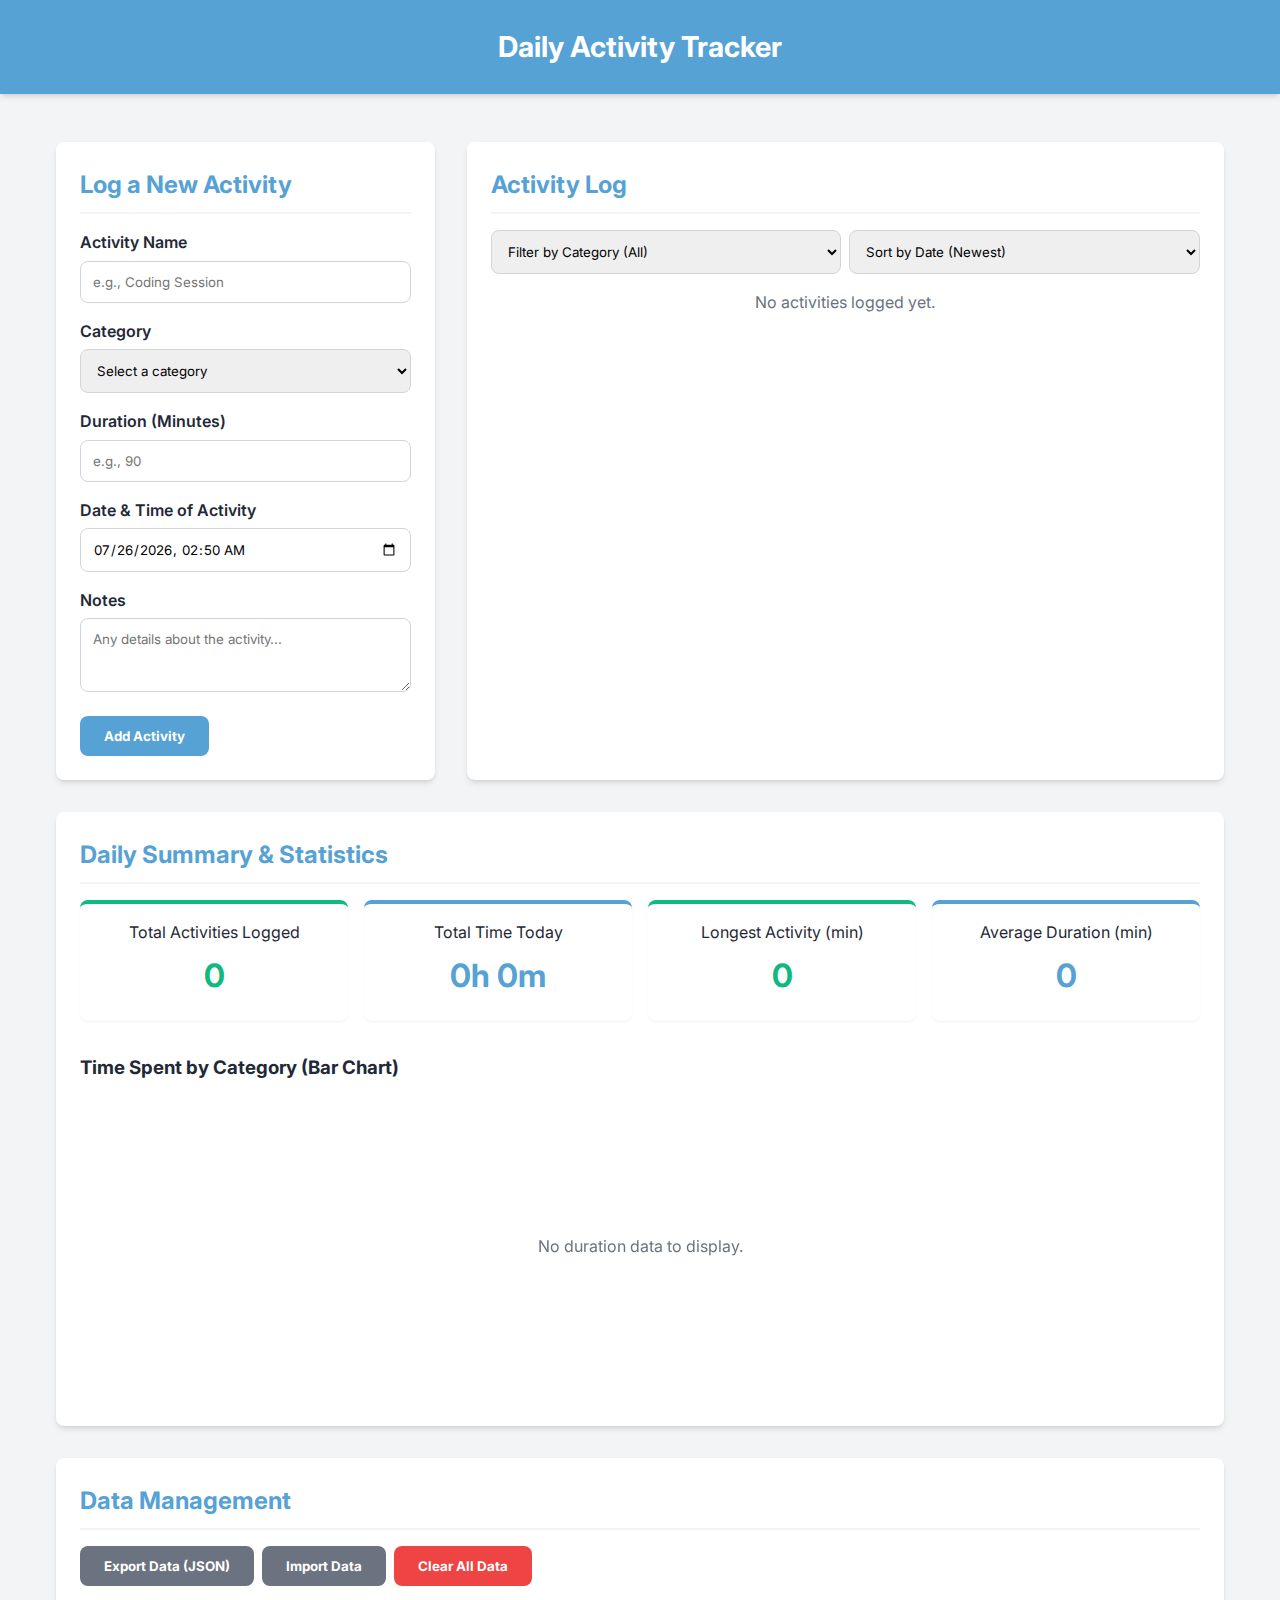
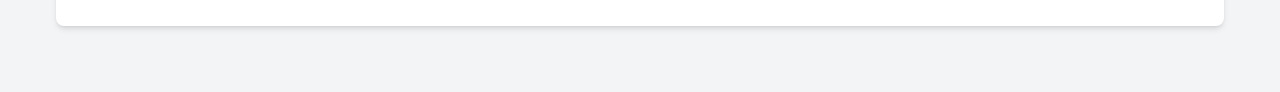
<file: index.html>
<!DOCTYPE html>
<html lang="en">
<head>
    <meta charset="UTF-8">
    <meta name="viewport" content="width=device-width, initial-scale=1.0">
    <title>Daily Activity Tracker</title>
    <link href="https://fonts.googleapis.com/css2?family=Inter:wght@400;600;700&display=swap" rel="stylesheet">
    <link rel="stylesheet" href="style.css">
</head>
<body>
    <header>
        <h1>Daily Activity Tracker</h1>
    </header>

    <div class="container">
        <!-- Message Box for feedback -->
        <div id="message-box" class="message-box"></div>

        <div class="main-grid">
            <!-- Activity Input Form -->
            <div id="input-section" class="section-card">
                <h2 id="form-title">Log a New Activity</h2>
                <form id="activity-form">
                    <input type="hidden" id="activity-id" value="">

                    <div class="form-group">
                        <label for="name">Activity Name</label>
                        <input type="text" id="name" required placeholder="e.g., Coding Session">
                    </div>

                    <div class="form-group">
                        <label for="category">Category</label>
                        <select id="category" required>
                            <option value="" disabled selected>Select a category</option>
                            <option value="Work">Work</option>
                            <option value="Personal">Personal</option>
                            <option value="Health">Health / Fitness</option>
                            <option value="Learning">Study / Learning</option>
                            <option value="Leisure">Leisure / Hobby</option>
                            <option value="Other">Other</option>
                        </select>
                    </div>

                    <div class="form-group">
                        <label for="duration">Duration (Minutes)</label>
                        <input type="number" id="duration" min="1" required placeholder="e.g., 90">
                    </div>
                    
                    <div class="form-group">
                        <label for="date-time">Date & Time of Activity</label>
                        <input type="datetime-local" id="date-time" required>
                    </div>

                    <div class="form-group">
                        <label for="notes">Notes</label>
                        <textarea id="notes" rows="3" placeholder="Any details about the activity..."></textarea>
                    </div>

                    <button type="submit" class="btn btn-primary" id="submit-btn">Add Activity</button>
                    <button type="button" class="btn btn-secondary" id="cancel-edit-btn" style="display:none;">Cancel Edit</button>
                </form>
            </div>

            <!-- Activity Display -->
            <div id="display-section" class="section-card">
                <h2>Activity Log</h2>
                
                <div class="filter-sort-controls">
                    <select id="filter-category">
                        <option value="all">Filter by Category (All)</option>
                        <option value="Work">Work</option>
                        <option value="Personal">Personal</option>
                        <option value="Health">Health / Fitness</option>
                        <option value="Learning">Study / Learning</option>
                        <option value="Leisure">Leisure / Hobby</option>
                        <option value="Other">Other</option>
                    </select>
                    
                    <select id="sort-by">
                        <option value="date-desc">Sort by Date (Newest)</option>
                        <option value="date-asc">Sort by Date (Oldest)</option>
                        <option value="duration-desc">Sort by Duration (Longest)</option>
                        <option value="duration-asc">Sort by Duration (Shortest)</option>
                    </select>
                </div>

                <div id="activity-message">
                    <p style="text-align: center; color: var(--color-text-light);">No activities logged yet.</p>
                </div>

                <ul id="activity-list">
                    <!-- Activities will be rendered here -->
                </ul>
            </div>
        </div>
        
        <!-- Statistics & Visualization -->
        <div id="stats-section" class="section-card" style="margin-top: 2rem;">
            <h2>Daily Summary & Statistics</h2>
            
            <div class="stats-grid">
                <div class="stat-box secondary">
                    <div class="stat-label">Total Activities Logged</div>
                    <div class="stat-value" id="stat-count">0</div>
                </div>
                <div class="stat-box">
                    <div class="stat-label">Total Time Today</div>
                    <div class="stat-value" id="stat-time-today">0h 0m</div>
                </div>
                <div class="stat-box secondary">
                    <div class="stat-label">Longest Activity (min)</div>
                    <div class="stat-value" id="stat-max-duration">0</div>
                </div>
                <div class="stat-box">
                    <div class="stat-label">Average Duration (min)</div>
                    <div class="stat-value" id="stat-avg-duration">0</div>
                </div>
            </div>

            <h3>Time Spent by Category (Bar Chart)</h3>
            <div id="category-chart-container">
                <canvas id="category-chart"></canvas>
            </div>
        </div>

        <!-- Data Management -->
        <div id="data-management-section" class="section-card" style="margin-top: 2rem;">
            <h2>Data Management</h2>
            <div class="utility-buttons">
                <button class="btn btn-secondary" onclick="exportData()">Export Data (JSON)</button>
                <button class="btn btn-secondary" onclick="document.getElementById('import-file').click()">Import Data</button>
                <input type="file" id="import-file" accept=".json" style="display:none;" onchange="importData(event)">
                <button class="btn btn-danger" onclick="openConfirmModal('clear')">Clear All Data</button>
            </div>
            <textarea id="export-output" rows="5" placeholder="Your exported data will appear here..." style="width: 100%; margin-top: 1rem; display: none;"></textarea>
        </div>
    </div>
    
    <!-- Modals (Outside main container) -->
    <div id="confirm-modal" class="modal">
        <div class="modal-content">
            <h3 id="modal-title">Confirm Action</h3>
            <p id="modal-message">Are you sure you want to proceed?</p>
            <div style="display: flex; justify-content: flex-end; gap: 1rem; margin-top: 1.5rem;">
                <button class="btn btn-secondary" onclick="closeConfirmModal()">Cancel</button>
                <button class="btn btn-danger" id="confirm-action-btn">Confirm</button>
            </div>
        </div>
    </div>

    <script src="script.js"></script>
</body>
</html>
</file>
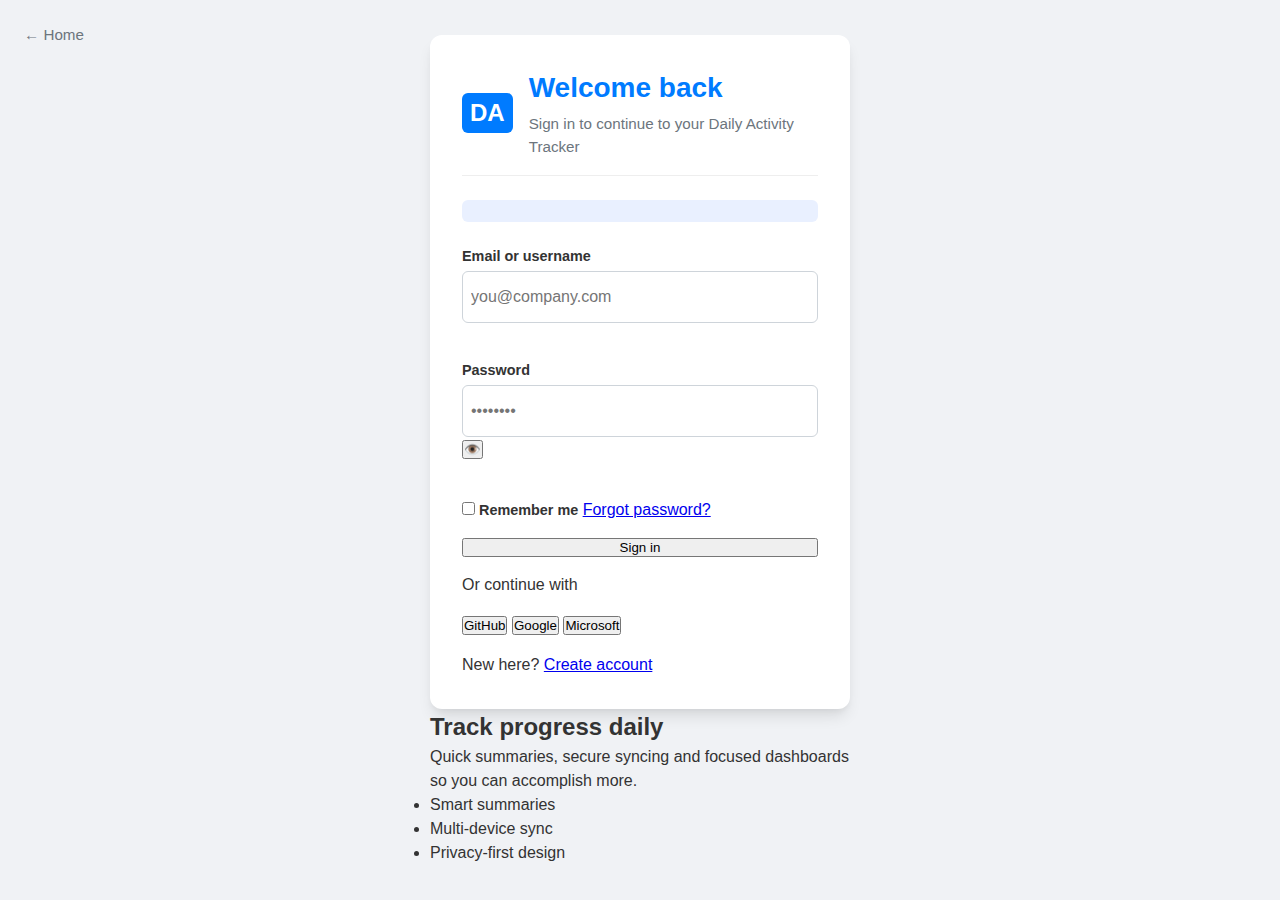
<file: login.html>
<!doctype html>
<html lang="en">
<head>
  <meta charset="utf-8" />
  <meta name="viewport" content="width=device-width,initial-scale=1" />
  <title>Sign in — Daily Activity Tracker</title>
  <link rel="stylesheet" href="login.css">
</head>
<body>
  <a class="back-link" href="index.html" aria-label="Back to home">← Home</a>

  <main class="auth-wrap" role="main" aria-labelledby="signinTitle">
    <section class="auth-card">
      <header class="auth-head">
        <div class="brand">
          <span class="logo" aria-hidden="true">DA</span>
          <div>
            <h1 id="signinTitle">Welcome back</h1>
            <p class="subtitle">Sign in to continue to your Daily Activity Tracker</p>
          </div>
        </div>
      </header>

      <div id="status" class="status" aria-live="polite"></div>

      <form id="loginForm" class="form" autocomplete="on" novalidate>
        <div class="field">
          <label for="username">Email or username</label>
          <input id="username" name="username" type="text" inputmode="email" placeholder="you@company.com" required />
          <div class="error" id="usernameError" aria-live="assertive"></div>
        </div>

        <div class="field">
          <label for="password">Password</label>
          <div class="password-row">
            <input id="password" name="password" type="password" placeholder="••••••••" minlength="6" required />
            <button type="button" id="togglePw" class="pw-toggle" aria-label="Show password">👁️</button>
          </div>
          <div class="error" id="pwError" aria-live="assertive"></div>
        </div>

        <div class="form-row between">
          <label class="remember"><input type="checkbox" id="remember" name="remember" /> Remember me</label>
          <a class="link" href="forgot.html">Forgot password?</a>
        </div>

        <button type="submit" class="btn primary" id="submitBtn">Sign in</button>

        <div class="separator">Or continue with</div>

        <div class="socials">
          <button type="button" class="btn neutral">GitHub</button>
          <button type="button" class="btn neutral">Google</button>
          <button type="button" class="btn neutral">Microsoft</button>
        </div>

        <p class="signup">New here? <a class="link" href="register.html">Create account</a></p>
      </form>
    </section>

    <aside class="promo">
      <h2>Track progress daily</h2>
      <p class="muted">Quick summaries, secure syncing and focused dashboards so you can accomplish more.</p>
      <ul class="features">
        <li>Smart summaries</li>
        <li>Multi-device sync</li>
        <li>Privacy-first design</li>
      </ul>
    </aside>
  </main>

  <script>
    (function () {
      const form = document.getElementById('loginForm');
      const username = document.getElementById('username');
      const pw = document.getElementById('password');
      const toggle = document.getElementById('togglePw');
      const status = document.getElementById('status');
      const userErr = document.getElementById('usernameError');
      const pwErr = document.getElementById('pwError');
      const submitBtn = document.getElementById('submitBtn');

      function clearErrs(){ userErr.textContent=''; pwErr.textContent=''; status.textContent=''; }

      toggle.addEventListener('click', () => {
        const showing = pw.type === 'text';
        pw.type = showing ? 'password' : 'text';
        toggle.setAttribute('aria-label', showing ? 'Show password' : 'Hide password');
        toggle.textContent = showing ? '👁️' : '🙈';
      });

      form.addEventListener('submit', (e) => {
        e.preventDefault();
        clearErrs();

        let ok = true;
        const u = username.value.trim();
        const p = pw.value;

        if (!u) { userErr.textContent = 'Please enter an email or username.'; ok = false; }
        if (!p) { pwErr.textContent = 'Password required.'; ok = false; }
        else if (p.length < 6) { pwErr.textContent = 'Password must be 6+ characters.'; ok = false; }

        if (!ok) return;

        submitBtn.disabled = true;
        status.textContent = 'Signing in…';
        setTimeout(() => {
          status.textContent = 'Signed in — redirecting…';
          // replace with real submit/redirect
          setTimeout(() => submitBtn.disabled = false, 800);
        }, 900);
      });
    })();
  </script>
</body>
</html>
</file>
<file: style.css>
/* 1. Define CSS variables for colors and styling */
:root {
    --color-primary: #56a2d4; /* Indigo */
    --color-secondary: #10b981; /* Emerald */
    --color-background: #f3f4f6; /* Gray 100 */
    --color-card-bg: #ffffff;
    --color-text-dark: #1f2937;
    --color-text-light: #6b7280;
    --color-error: #ef4444; /* Red */
    --border-radius-base: 0.5rem;
    --shadow-sm: 0 1px 2px 0 rgba(0, 0, 0, 0.05);
    --shadow-md: 0 4px 6px -1px rgba(0, 0, 0, 0.1), 0 2px 4px -2px rgba(0, 0, 0, 0.1);
}

* {
    box-sizing: border-box;
    font-family: 'Inter', sans-serif;
}

body {
    background-color: var(--color-background);
    color: var(--color-text-dark);
    line-height: 1.6;
    margin: 0;
    padding-bottom: 50px; /* Space for the bottom */
}

/* 2. Style the header and navigation */
header {
    background-color: var(--color-primary);
    color: var(--color-card-bg);
    padding: 1.5rem 0;
    box-shadow: var(--shadow-md);
    text-align: center;
}

header h1 {
    margin: 0;
    font-size: 1.8rem;
}

/* Main layout container */
.container {
    max-width: 1200px;
    margin: 0 auto;
    padding: 1rem;
}

/* 5. Implement responsive grid/flex layouts */
.main-grid {
    display: grid;
    grid-template-columns: 1fr;
    gap: 2rem;
    margin-top: 2rem;
}

@media (min-width: 1024px) {
    .main-grid {
        grid-template-columns: 1fr 2fr; /* Form on left, List on right */
    }
}

.stats-grid {
    display: grid;
    grid-template-columns: repeat(auto-fit, minmax(200px, 1fr));
    gap: 1rem;
    margin-bottom: 2rem;
}

.section-card {
    background-color: var(--color-card-bg);
    padding: 1.5rem;
    border-radius: var(--border-radius-base);
    box-shadow: var(--shadow-md);
}

.section-card h2 {
    font-size: 1.5rem;
    margin-top: 0;
    color: var(--color-primary);
    border-bottom: 2px solid var(--color-background);
    padding-bottom: 0.5rem;
    margin-bottom: 1rem;
}

/* 3. Design form elements */
.form-group {
    margin-bottom: 1rem;
}

.form-group label {
    display: block;
    font-weight: 600;
    margin-bottom: 0.3rem;
    color: var(--color-text-dark);
}

input:not([type="checkbox"]), textarea, select {
    width: 100%;
    padding: 0.75rem;
    border: 1px solid #d1d5db;
    border-radius: var(--border-radius-base);
    transition: border-color 0.2s;
}

input:focus, textarea:focus, select:focus {
    outline: none;
    border-color: var(--color-primary);
    box-shadow: 0 0 0 3px rgba(79, 70, 229, 0.2);
}

textarea {
    resize: vertical;
}

/* 3. Design buttons and 6. Add hover effects */
.btn {
    display: inline-block;
    padding: 0.75rem 1.5rem;
    font-weight: 700;
    text-align: center;
    border: none;
    border-radius: var(--border-radius-base);
    cursor: pointer;
    transition: background-color 0.2s, transform 0.1s;
}

.btn-primary {
    background-color: var(--color-primary);
    color: var(--color-card-bg);
}

.btn-primary:hover {
    background-color: #4338ca;
}

.btn-secondary {
    background-color: #6b7280;
    color: var(--color-card-bg);
}

.btn-secondary:hover {
    background-color: #4b5563;
}

.btn-danger {
    background-color: var(--color-error);
    color: var(--color-card-bg);
}

.btn-danger:hover {
    background-color: #dc2626;
}

.btn:active {
    transform: scale(0.98);
}

/* Utility button grouping */
.utility-buttons, .filter-sort-controls {
    display: flex;
    gap: 0.5rem;
    flex-wrap: wrap;
    margin-bottom: 1rem;
}

.filter-sort-controls select {
    flex: 1 1 150px; /* Allow select to grow/shrink */
}

/* 4. Create activity card/list item styling */
#activity-list {
    list-style: none;
    padding: 0;
    display: grid;
    gap: 1rem;
}

.activity-card {
    background-color: #f9fafb;
    padding: 1rem;
    border-radius: var(--border-radius-base);
    border-left: 5px solid var(--color-primary);
    box-shadow: var(--shadow-sm);
    transition: background-color 0.2s;
}

.activity-card:hover {
    background-color: #eff6ff;
}

.card-header {
    display: flex;
    justify-content: space-between;
    align-items: center;
    margin-bottom: 0.5rem;
}

.card-title {
    font-size: 1.25rem;
    font-weight: 700;
    color: var(--color-text-dark);
}

.card-category {
    font-size: 0.875rem;
    padding: 0.2rem 0.6rem;
    border-radius: 9999px;
    background-color: var(--color-secondary);
    color: white;
    font-weight: 600;
}

.card-details {
    display: grid;
    grid-template-columns: 1fr 1fr;
    gap: 0.5rem;
    font-size: 0.9rem;
    color: var(--color-text-light);
    margin-bottom: 0.75rem;
}

.card-details strong {
    color: var(--color-text-dark);
    font-weight: 600;
}

.card-notes {
    font-size: 0.9rem;
    font-style: italic;
    border-top: 1px dashed #e5e7eb;
    padding-top: 0.5rem;
}

.card-actions {
    margin-top: 1rem;
    display: flex;
    gap: 0.5rem;
}

.card-actions .btn {
    padding: 0.5rem 1rem;
    font-size: 0.8rem;
}

/* 7. Style statistics and charts */
.stat-box {
    background-color: var(--color-card-bg);
    padding: 1rem;
    border-radius: var(--border-radius-base);
    box-shadow: var(--shadow-sm);
    text-align: center;
    border-top: 4px solid var(--color-primary);
}

.stat-box.secondary {
    border-top-color: var(--color-secondary);
}

.stat-value {
    font-size: 2rem;
    font-weight: 700;
    color: var(--color-primary);
    margin: 0.25rem 0;
}

.stat-box.secondary .stat-value {
    color: var(--color-secondary);
}

#category-chart-container {
    position: relative;
    height: 300px;
    width: 100%;
}

#category-chart-container canvas {
    display: block;
    width: 100%;
    height: 100%;
}

.message-box {
    padding: 1rem;
    margin-bottom: 1rem;
    border-radius: var(--border-radius-base);
    font-weight: 600;
    display: none; /* Hidden by default */
}

.message-box.show {
    display: block;
}

.message-box.success {
    background-color: #d1fae5; /* Green 100 */
    color: #065f46; /* Green 800 */
}

.message-box.error {
    background-color: #fee2e2; /* Red 100 */
    color: #991b1b; /* Red 800 */
}

/* Modal styling for Edit/Confirmation */
.modal {
    position: fixed;
    top: 0;
    left: 0;
    width: 100%;
    height: 100%;
    background-color: rgba(0, 0, 0, 0.5);
    display: none;
    justify-content: center;
    align-items: center;
    z-index: 1000;
}

.modal.open {
    display: flex;
}

.modal-content {
    background-color: var(--color-card-bg);
    padding: 2rem;
    border-radius: var(--border-radius-base);
    width: 90%;
    max-width: 500px;
    box-shadow: var(--shadow-md);
}
</file>
<file: login.css>
:root {
  /* Colors */
  --color-primary: #007bff; /* Blue */
  --color-primary-dark: #0056b3;
  --color-text: #333;
  --color-text-light: #6c757d;
  --color-background: #f0f2f5;
  --color-card-bg: #fff;
  --color-border: #ced4da;
  --color-error: #dc3545;

  /* Spacing */
  --spacing-xs: 4px;
  --spacing-sm: 8px;
  --spacing-md: 16px;
  --spacing-lg: 24px;
  --spacing-xl: 32px;

  /* Border Radius */
  --radius-sm: 6px;
  --radius-md: 12px;

  /* Shadow */
  --shadow-sm: 0 1px 3px rgba(0, 0, 0, 0.1), 0 1px 2px rgba(0, 0, 0, 0.06);
  --shadow-md: 0 10px 15px -3px rgba(0, 0, 0, 0.1), 0 4px 6px -2px rgba(0, 0, 0, 0.05);
}

/* Global Reset */
*,
*::before,
*::after {
  box-sizing: border-box;
  margin: 0;
  padding: 0;
}

body {
  font-family: -apple-system, BlinkMacSystemFont, 'Segoe UI', Roboto, 'Helvetica Neue', Arial, sans-serif;
  background-color: var(--color-background);
  color: var(--color-text);
  min-height: 100vh;
  display: flex;
  justify-content: center;
  align-items: center;
  padding: var(--spacing-md);
  line-height: 1.5;
}

/* ==================================== */
/* 2. PAGE & LAYOUT STYLES              */
/* ==================================== */

.auth-wrap {
  width: 100%;
  max-width: 420px; /* Max width for the login card */
  margin: auto;
}

.back-link {
  position: absolute;
  top: var(--spacing-lg);
  left: var(--spacing-lg);
  text-decoration: none;
  color: var(--color-text-light);
  font-size: 0.95rem;
  transition: color 0.2s ease;
}

.back-link:hover {
  color: var(--color-primary);
}

/* ==================================== */
/* 3. CARD AND HEADER STYLES            */
/* ==================================== */

.auth-card {
  background-color: var(--color-card-bg);
  border-radius: var(--radius-md);
  box-shadow: var(--shadow-md);
  padding: var(--spacing-xl);
  display: flex;
  flex-direction: column;
  gap: var(--spacing-lg);
}

.auth-head {
  padding-bottom: var(--spacing-md);
  border-bottom: 1px solid #eee;
}

.brand {
  display: flex;
  align-items: center;
  gap: var(--spacing-md);
}

.logo {
  font-size: 1.5rem;
  font-weight: bold;
  background-color: var(--color-primary);
  color: var(--color-card-bg);
  padding: var(--spacing-sm);
  border-radius: var(--radius-sm);
  line-height: 1;
}

#signinTitle {
  font-size: 1.75rem;
  margin-bottom: var(--spacing-xs);
  color: var(--color-primary);
}

.subtitle {
  color: var(--color-text-light);
  font-size: 0.95rem;
}

/* ==================================== */
/* 4. FORM AND FIELD STYLES             */
/* ==================================== */

.form {
  display: flex;
  flex-direction: column;
  gap: var(--spacing-md);
}

.field {
  display: flex;
  flex-direction: column;
}

label {
  font-size: 0.9rem;
  font-weight: 600;
  margin-bottom: var(--spacing-xs);
  color: var(--color-text);
}

input[type="text"],
input[type="email"],
input[type="password"] {
  width: 100%;
  padding: var(--spacing-md) var(--spacing-sm);
  border: 1px solid var(--color-border);
  border-radius: var(--radius-sm);
  font-size: 1rem;
  transition: border-color 0.2s, box-shadow 0.2s;
}

input:focus {
  outline: none;
  border-color: var(--color-primary);
  box-shadow: 0 0 0 3px rgba(0, 123, 255, 0.25); /* Subtle focus ring */
}

/* Style for fields with an error */
.field.error input,
input:invalid:not(:placeholder-shown) {
    border-color: var(--color-error);
}

/* ==================================== */
/* 5. PASSWORD FIELD SPECIFICS          */
/* ==================================== */

.pw-input-wrap {
  display: flex;
  align-items: center;
  position: relative;
}

.pw-input-wrap input {
  padding-right: 45px; /* Make space for the toggle button */
}

.toggle-pw {
  position: absolute;
  right: 1px;
  top: 1px;
  bottom: 1px;
  padding: 0 var(--spacing-sm);
  border: none;
  background: transparent;
  cursor: pointer;
  font-size: 1rem;
  border-radius: 0 var(--radius-sm) var(--radius-sm) 0;
  transition: background-color 0.1s;
}

.toggle-pw:hover {
    background-color: #f8f9fa;
}

/* ==================================== */
/* 6. BUTTONS AND MESSAGES              */
/* ==================================== */

.submit-btn {
  padding: var(--spacing-md);
  background-color: var(--color-primary);
  color: var(--color-card-bg);
  border: none;
  border-radius: var(--radius-sm);
  font-size: 1rem;
  font-weight: 600;
  cursor: pointer;
  transition: background-color 0.2s ease, box-shadow 0.2s ease;
  margin-top: var(--spacing-md);
}

.submit-btn:hover:not(:disabled) {
  background-color: var(--color-primary-dark);
}

.submit-btn:focus {
    outline: none;
    box-shadow: 0 0 0 4px rgba(0, 123, 255, 0.5);
}

.submit-btn:disabled {
  background-color: var(--color-border);
  cursor: not-allowed;
}

.forgot-pw {
  text-align: right;
  font-size: 0.9rem;
}

.forgot-pw a {
  color: var(--color-primary);
  text-decoration: none;
  transition: color 0.2s ease;
}

.forgot-pw a:hover {
  text-decoration: underline;
}

.status {
  font-size: 0.9rem;
  padding: var(--spacing-sm);
  border-radius: var(--radius-sm);
  background-color: #e9f0ff;
  color: var(--color-primary-dark);
  text-align: center;
  font-weight: 500;
  /* Hide when empty */
  min-height: 1.5em; 
}

.error {
  color: var(--color-error);
  font-size: 0.85rem;
  margin-top: var(--spacing-xs);
  /* Hide when empty */
  min-height: 1.2em; 
}

/* ==================================== */
/* 7. RESPONSIVENESS AND SMALL SCREENS  */
/* ==================================== */

/* Adjust back-link position for smaller screens */
@media (max-width: 600px) {
  body {
    align-items: flex-start; /* Start content from the top */
    padding-top: 50px;
    background-color: var(--color-card-bg); /* Use white background on small screens */
  }

  .auth-wrap {
    max-width: 100%;
  }

  .auth-card {
    box-shadow: none; /* Remove shadow on small screens for a cleaner look */
    border-radius: 0;
    padding: var(--spacing-lg);
  }

  .back-link {
    top: var(--spacing-sm);
    left: var(--spacing-sm);
    z-index: 10;
  }
}
</file>
